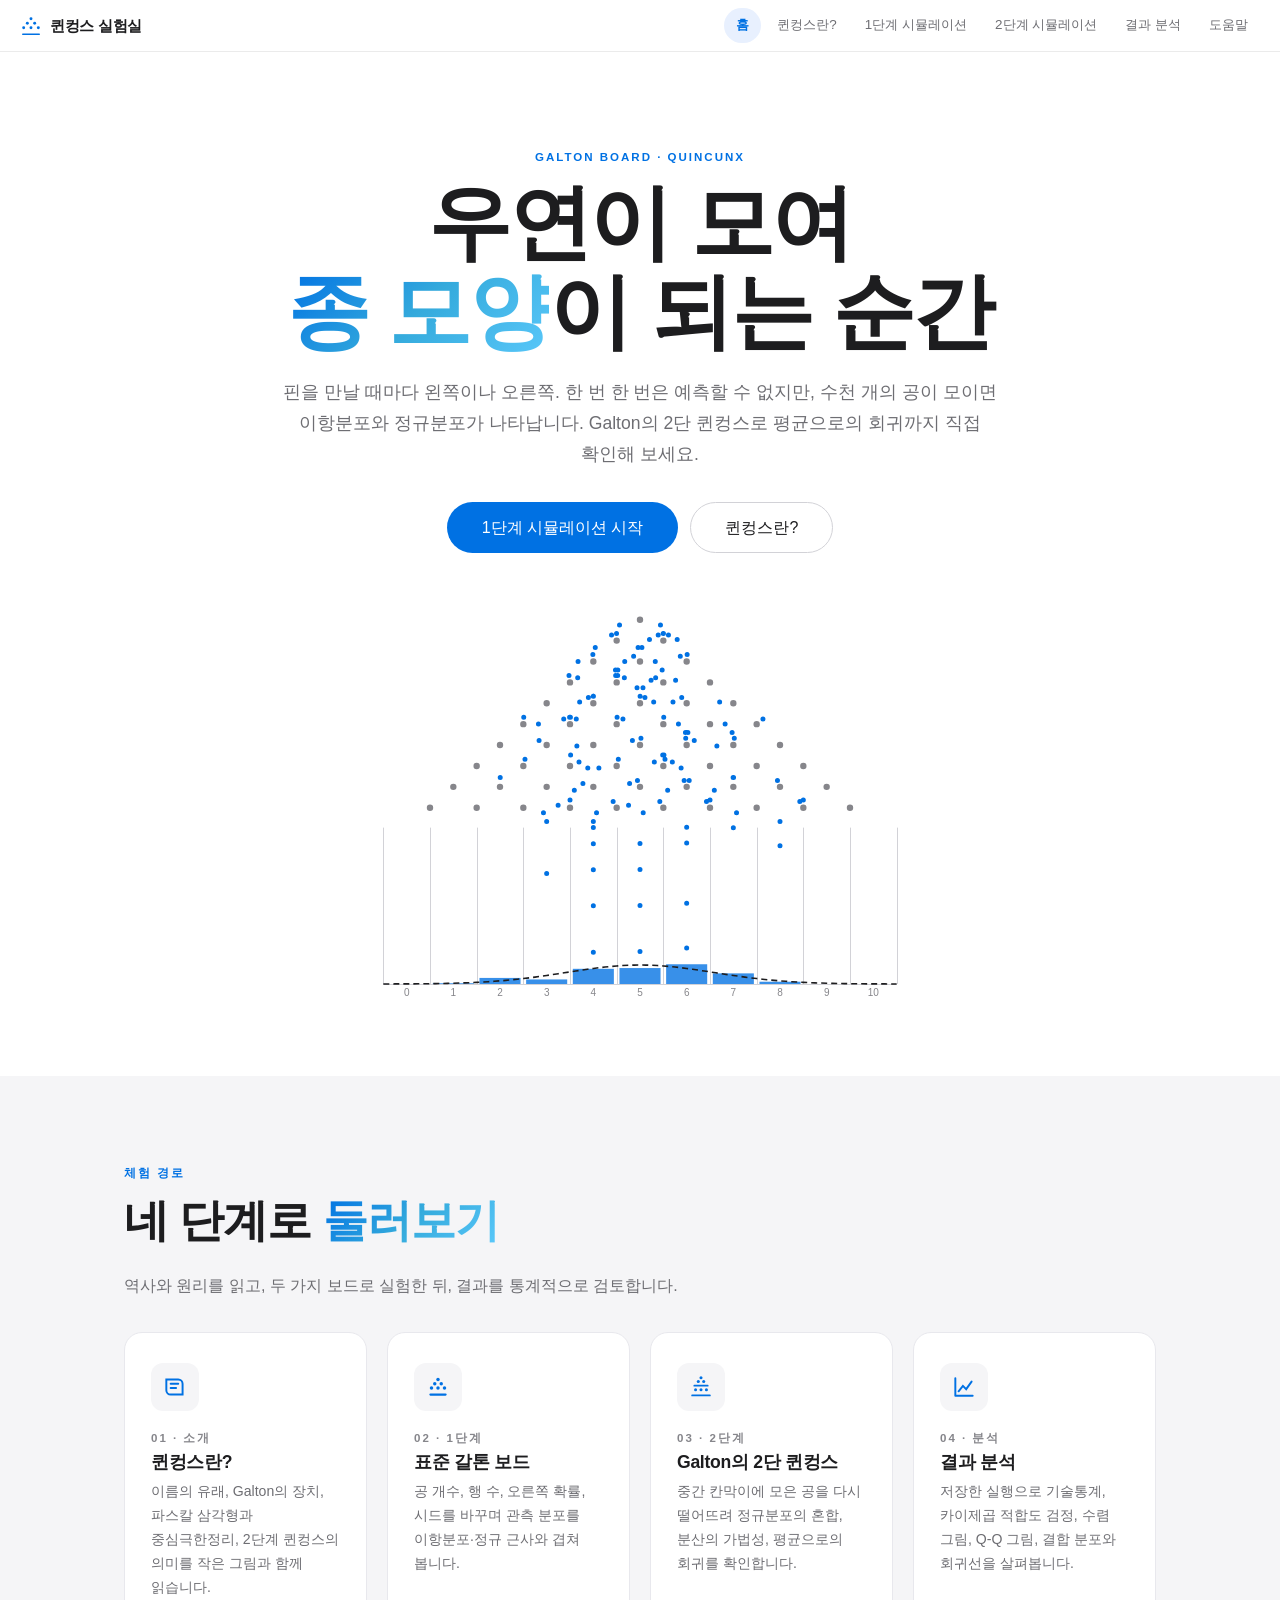
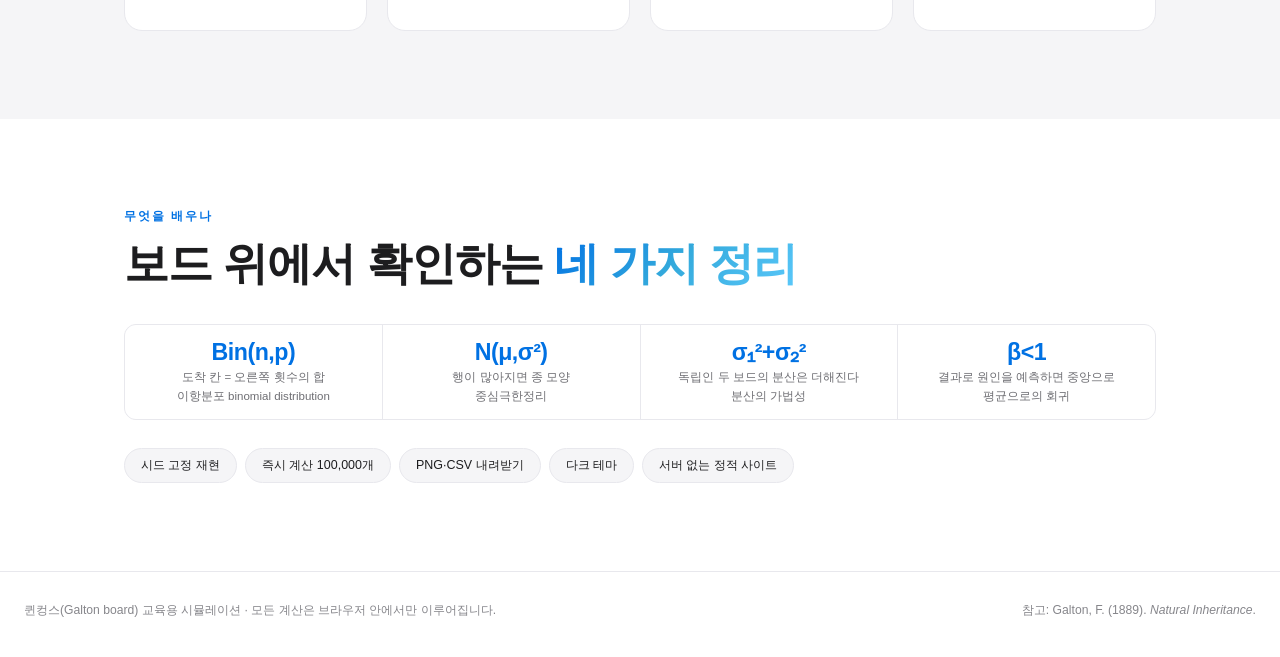
<file: index.html>
<!doctype html>
<html lang="ko">
<head>
  <meta charset="utf-8" />
  <meta name="viewport" content="width=device-width, initial-scale=1" />
  <title>퀸컹스 실험실 · 갈톤 보드 시뮬레이션</title>
  <meta name="description" content="갈톤의 퀸컹스(Galton board)를 1단계와 2단계로 시뮬레이션하고, 이항분포·중심극한정리·분산의 가법성·평균으로의 회귀를 분석하는 한국어 교육용 사이트." />
  <link rel="icon" href="assets/favicon.svg" type="image/svg+xml" />
  <link rel="stylesheet" href="css/style.css" />
  <script type="module" src="js/home-page.js"></script>
</head>
<body>
  <header id="site-nav"></header>
  <main id="main">
    <section class="hero">
      <div class="container">
        <p class="eyebrow hero-el d1">Galton Board · Quincunx</p>
        <h1 class="hero-el d2">우연이 모여<br /><span class="grad-text">종 모양</span>이 되는 순간</h1>
        <p class="desc hero-el d3">핀을 만날 때마다 왼쪽이나 오른쪽. 한 번 한 번은 예측할 수 없지만, 수천 개의 공이 모이면 이항분포와 정규분포가 나타납니다. Galton의 2단 퀸컹스로 평균으로의 회귀까지 직접 확인해 보세요.</p>
        <div class="hero-btns hero-el d4">
          <a class="btn btn-filled lg" href="single.html">1단계 시뮬레이션 시작</a>
          <a class="btn btn-outline lg" href="about.html">퀸컹스란?</a>
        </div>
        <div class="hero-board hero-el d5">
          <div class="board-wrap"><canvas id="hero-board" role="img" aria-label="공이 핀 사이를 지나 종 모양 분포를 만드는 장식용 애니메이션"></canvas></div>
        </div>
      </div>
    </section>

    <section class="section alt">
      <div class="container">
        <p class="eyebrow">체험 경로</p>
        <h2>네 단계로 <span class="grad-text">둘러보기</span></h2>
        <p class="desc">역사와 원리를 읽고, 두 가지 보드로 실험한 뒤, 결과를 통계적으로 검토합니다.</p>
        <div class="card-grid" style="margin-top:32px">
          <a class="feat-card reveal" href="about.html">
            <div class="feat-icon"><svg viewBox="0 0 24 24" fill="none" stroke="currentColor" stroke-width="1.8" stroke-linecap="round"><path d="M4 5h11a4 4 0 0 1 4 4v10H8a4 4 0 0 1-4-4z"/><path d="M8 9h7M8 13h5"/></svg></div>
            <p class="step-no">01 · 소개</p>
            <h3>퀸컹스란?</h3>
            <p>이름의 유래, Galton의 장치, 파스칼 삼각형과 중심극한정리, 2단계 퀸컹스의 의미를 작은 그림과 함께 읽습니다.</p>
          </a>
          <a class="feat-card reveal" href="single.html">
            <div class="feat-icon"><svg viewBox="0 0 24 24" fill="currentColor"><circle cx="12" cy="5" r="1.6"/><circle cx="9" cy="9" r="1.6"/><circle cx="15" cy="9" r="1.6"/><circle cx="6" cy="13" r="1.6"/><circle cx="12" cy="13" r="1.6"/><circle cx="18" cy="13" r="1.6"/><rect x="4" y="18" width="16" height="2" rx="1"/></svg></div>
            <p class="step-no">02 · 1단계</p>
            <h3>표준 갈톤 보드</h3>
            <p>공 개수, 행 수, 오른쪽 확률, 시드를 바꾸며 관측 분포를 이항분포·정규 근사와 겹쳐 봅니다.</p>
          </a>
          <a class="feat-card reveal" href="two-stage.html">
            <div class="feat-icon"><svg viewBox="0 0 24 24" fill="currentColor"><circle cx="12" cy="3.5" r="1.4"/><circle cx="9.5" cy="7" r="1.4"/><circle cx="14.5" cy="7" r="1.4"/><rect x="5" y="10" width="14" height="1.6" rx=".8"/><circle cx="7" cy="14.5" r="1.4"/><circle cx="12" cy="14.5" r="1.4"/><circle cx="17" cy="14.5" r="1.4"/><rect x="3" y="19" width="18" height="1.6" rx=".8"/></svg></div>
            <p class="step-no">03 · 2단계</p>
            <h3>Galton의 2단 퀸컹스</h3>
            <p>중간 칸막이에 모은 공을 다시 떨어뜨려 정규분포의 혼합, 분산의 가법성, 평균으로의 회귀를 확인합니다.</p>
          </a>
          <a class="feat-card reveal" href="analysis.html">
            <div class="feat-icon"><svg viewBox="0 0 24 24" fill="none" stroke="currentColor" stroke-width="1.8" stroke-linecap="round"><path d="M4 20V4M4 20h16"/><path d="M7 16l4-5 3 3 5-7"/></svg></div>
            <p class="step-no">04 · 분석</p>
            <h3>결과 분석</h3>
            <p>저장한 실행으로 기술통계, 카이제곱 적합도 검정, 수렴 그림, Q-Q 그림, 결합 분포와 회귀선을 살펴봅니다.</p>
          </a>
        </div>
      </div>
    </section>

    <section class="section">
      <div class="container">
        <p class="eyebrow">무엇을 배우나</p>
        <h2>보드 위에서 확인하는 <span class="grad-text">네 가지 정리</span></h2>
        <div class="stats-row four" style="margin-top:32px">
          <div class="stat-box reveal"><div class="stat-num">Bin(n,p)</div><div class="stat-label">도착 칸 = 오른쪽 횟수의 합<br />이항분포 binomial distribution</div></div>
          <div class="stat-box reveal"><div class="stat-num">N(μ,σ²)</div><div class="stat-label">행이 많아지면 종 모양<br />중심극한정리</div></div>
          <div class="stat-box reveal"><div class="stat-num">σ₁²+σ₂²</div><div class="stat-label">독립인 두 보드의 분산은 더해진다<br />분산의 가법성</div></div>
          <div class="stat-box reveal"><div class="stat-num">β&lt;1</div><div class="stat-label">결과로 원인을 예측하면 중앙으로<br />평균으로의 회귀</div></div>
        </div>
        <div style="margin-top:28px;display:flex;flex-wrap:wrap;gap:8px">
          <span class="chip">시드 고정 재현</span>
          <span class="chip">즉시 계산 100,000개</span>
          <span class="chip">PNG·CSV 내려받기</span>
          <span class="chip">다크 테마</span>
          <span class="chip">서버 없는 정적 사이트</span>
        </div>
      </div>
    </section>
  </main>
  <footer id="site-footer"></footer>
</body>
</html>
</file>
<file: css/style.css>
/* ============================================================
   퀸컹스 시뮬레이션 — 공통 스타일
   Apple 스타일 화이트 디자인 시스템 + 다크 테마
   ============================================================ */

:root {
  /* Brand */
  --c-blue: #0071e3;
  --c-blue-dk: #0077ed;
  --c-blue-lt: #34aadc;
  --c-sky: #5ac8fa;
  --c-grad-start: #0071e3;
  --c-grad-mid: #34aadc;
  --c-grad-end: #5ac8fa;

  /* Semantic */
  --c-green: #1a7f37;
  --c-green-bg: #e6f4ea;
  --c-red: #c0392b;
  --c-red-bg: #ffeef0;
  --c-yellow: #b07700;
  --c-yellow-bg: #fff8e1;
  --c-blue-bg: #e8f0fe;
  --c-orange: #d55e00;

  /* Surface */
  --c-bg: #ffffff;
  --c-bg-alt: #f5f5f7;
  --c-bg-subtle: #fbfbfd;
  --c-nav-bg: rgba(255, 255, 255, 0.82);
  --c-nav-border: rgba(0, 0, 0, 0.08);

  /* Text */
  --c-text-primary: #1d1d1f;
  --c-text-secondary: #6e6e73;
  --c-text-tertiary: #86868b;

  /* Border */
  --c-border: #d2d2d7;
  --c-border-lt: #e8e8ed;

  /* Board (canvas) */
  --c-pin: #86868b;
  --c-ball: #0071e3;
  --c-bar: #0071e3;
  --c-bar-alpha: rgba(0, 113, 227, 0.78);
  --c-theory: #d55e00;
  --c-normal: #1d1d1f;
  --c-trace: #e69f00;

  /* Radius */
  --r-xs: 6px;
  --r-sm: 10px;
  --r-md: 12px;
  --r-lg: 18px;
  --r-xl: 24px;
  --r-pill: 980px;

  /* Shadow */
  --s-sm: 0 2px 20px rgba(0, 0, 0, 0.08);
  --s-md: 0 8px 40px rgba(0, 0, 0, 0.12);
  --s-tab: 0 1px 6px rgba(0, 0, 0, 0.1);

  --fw-regular: 400;
  --fw-medium: 500;
  --fw-semibold: 600;
  --fw-bold: 700;

  --ease-spring: cubic-bezier(0.16, 1, 0.3, 1);
  --ease-out: cubic-bezier(0, 0, 0.2, 1);
  --dur-fast: 0.2s;
  --dur-base: 0.3s;
  --dur-slow: 0.6s;
  --dur-enter: 0.9s;

  --font: -apple-system, 'SF Pro Display', 'Apple SD Gothic Neo', 'Pretendard', 'Malgun Gothic', 'Helvetica Neue', sans-serif;
  --mono: ui-monospace, 'SF Mono', 'Cascadia Mono', Consolas, monospace;

  color-scheme: light dark;
}

@media (prefers-color-scheme: dark) {
  :root {
    --c-blue: #2997ff;
    --c-blue-dk: #4aa8ff;
    --c-blue-lt: #5ac8fa;
    --c-green: #4ec46d;
    --c-green-bg: #12301b;
    --c-red: #ff6b5e;
    --c-red-bg: #3a1614;
    --c-yellow: #f0b429;
    --c-yellow-bg: #362a0a;
    --c-blue-bg: #0f2a4a;
    --c-orange: #ff8c42;

    --c-bg: #000000;
    --c-bg-alt: #161617;
    --c-bg-subtle: #0d0d0e;
    --c-nav-bg: rgba(22, 22, 23, 0.8);
    --c-nav-border: rgba(255, 255, 255, 0.1);

    --c-text-primary: #f5f5f7;
    --c-text-secondary: #a1a1a6;
    --c-text-tertiary: #86868b;

    --c-border: #424245;
    --c-border-lt: #2c2c2e;

    --c-pin: #8e8e93;
    --c-ball: #2997ff;
    --c-bar: #2997ff;
    --c-bar-alpha: rgba(41, 151, 255, 0.75);
    --c-theory: #ff9f5a;
    --c-normal: #f5f5f7;
    --c-trace: #ffd60a;

    --s-sm: 0 2px 20px rgba(0, 0, 0, 0.5);
    --s-md: 0 8px 40px rgba(0, 0, 0, 0.6);
    --s-tab: 0 1px 6px rgba(0, 0, 0, 0.5);
  }
}

*,
*::before,
*::after {
  box-sizing: border-box;
}

html {
  scroll-padding-top: 72px;
}

body {
  margin: 0;
  font-family: var(--font);
  font-size: 15px;
  line-height: 1.7;
  color: var(--c-text-primary);
  background: var(--c-bg);
  -webkit-font-smoothing: antialiased;
  word-break: keep-all;
  overflow-wrap: break-word;
}

a {
  color: var(--c-blue);
  text-decoration: none;
}
a:hover {
  text-decoration: underline;
}

h1, h2, h3, h4 {
  margin: 0 0 0.5em;
  line-height: 1.25;
}
h2 {
  font-size: clamp(1.7rem, 4vw, 2.8rem);
  font-weight: var(--fw-bold);
  letter-spacing: -1px;
}
h3 {
  font-size: 1.25rem;
  font-weight: var(--fw-bold);
  letter-spacing: -0.3px;
}
h4 {
  font-size: 1.02rem;
  font-weight: var(--fw-semibold);
}
p {
  margin: 0 0 1em;
}

:focus-visible {
  outline: 2px solid var(--c-blue);
  outline-offset: 2px;
}

.sr-only {
  position: absolute !important;
  width: 1px;
  height: 1px;
  margin: -1px;
  overflow: hidden;
  clip: rect(0 0 0 0);
  white-space: nowrap;
  border: 0;
}

.skip-link {
  position: absolute;
  left: 12px;
  top: -48px;
  z-index: 300;
  padding: 8px 16px;
  background: var(--c-blue);
  color: #fff;
  border-radius: var(--r-pill);
}
.skip-link:focus {
  top: 8px;
}

/* ---------- Navigation ---------- */
.site-nav {
  height: 52px;
  position: fixed;
  top: 0;
  left: 0;
  width: 100%;
  z-index: 200;
  background: var(--c-nav-bg);
  backdrop-filter: saturate(180%) blur(24px);
  -webkit-backdrop-filter: saturate(180%) blur(24px);
  border-bottom: 1px solid var(--c-nav-border);
}
.nav-inner {
  max-width: 1280px;
  height: 100%;
  margin: 0 auto;
  padding: 0 20px;
  display: flex;
  align-items: center;
  justify-content: space-between;
  gap: 16px;
}
.brand {
  display: flex;
  align-items: center;
  gap: 8px;
  font-weight: var(--fw-bold);
  color: var(--c-text-primary);
  letter-spacing: -0.3px;
  white-space: nowrap;
}
.brand:hover {
  text-decoration: none;
}
.brand svg {
  width: 22px;
  height: 22px;
}
.nav-links {
  display: flex;
  gap: 4px;
  list-style: none;
  margin: 0;
  padding: 0;
}
.nav-links a {
  display: block;
  padding: 6px 12px;
  border-radius: var(--r-pill);
  font-size: 0.84rem;
  color: var(--c-text-secondary);
  white-space: nowrap;
  transition: background var(--dur-fast), color var(--dur-fast);
}
.nav-links a:hover {
  color: var(--c-text-primary);
  background: var(--c-bg-alt);
  text-decoration: none;
}
.nav-links a[aria-current='page'] {
  color: var(--c-blue);
  background: var(--c-blue-bg);
  font-weight: var(--fw-semibold);
}
.nav-toggle {
  display: none;
  width: 40px;
  height: 40px;
  border: none;
  background: transparent;
  color: var(--c-text-primary);
  border-radius: var(--r-sm);
  cursor: pointer;
}
.nav-toggle svg {
  width: 22px;
  height: 22px;
}

@media (max-width: 767px) {
  .nav-toggle {
    display: inline-flex;
    align-items: center;
    justify-content: center;
  }
  .nav-links {
    display: none;
    position: absolute;
    top: 52px;
    left: 0;
    right: 0;
    flex-direction: column;
    padding: 8px 12px 16px;
    background: var(--c-bg);
    border-bottom: 1px solid var(--c-border-lt);
    box-shadow: var(--s-md);
  }
  .nav-links.open {
    display: flex;
  }
  .nav-links a {
    padding: 12px 16px;
    font-size: 0.95rem;
  }
}

main {
  padding-top: 52px;
  min-height: calc(100vh - 120px);
}

/* ---------- Layout ---------- */
.container {
  max-width: 1080px;
  margin: 0 auto;
  padding: 0 24px;
}
.container.narrow {
  max-width: 780px;
}
.container.wide {
  max-width: 1320px;
}
.section {
  padding: 88px 0;
}
.section.alt {
  background: var(--c-bg-alt);
}
.section.tight {
  padding: 48px 0;
}

.eyebrow {
  font-size: 0.72rem;
  font-weight: var(--fw-semibold);
  letter-spacing: 2px;
  text-transform: uppercase;
  color: var(--c-blue);
  margin-bottom: 10px;
}
.desc {
  font-size: 1rem;
  color: var(--c-text-secondary);
  line-height: 1.75;
  max-width: 720px;
}
.grad-text {
  background: linear-gradient(135deg, var(--c-grad-start), var(--c-grad-mid), var(--c-grad-end));
  -webkit-background-clip: text;
  -webkit-text-fill-color: transparent;
  background-clip: text;
}
.muted {
  color: var(--c-text-secondary);
}
.small {
  font-size: 0.8rem;
}
.mono {
  font-family: var(--mono);
}

/* ---------- Page header ---------- */
.page-head {
  padding: 40px 0 20px;
}
.page-head h1 {
  font-size: clamp(1.8rem, 4vw, 2.6rem);
  font-weight: var(--fw-bold);
  letter-spacing: -1px;
  margin-bottom: 8px;
}
.page-head .desc {
  margin: 0;
}

/* ---------- Hero ---------- */
.hero {
  position: relative;
  padding: 96px 0 72px;
  text-align: center;
  overflow: hidden;
}
.hero h1 {
  font-size: clamp(2.6rem, 7vw, 5.2rem);
  font-weight: var(--fw-bold);
  letter-spacing: -2.5px;
  line-height: 1.08;
  margin-bottom: 20px;
}
.hero .desc {
  margin: 0 auto 32px;
  font-size: 1.1rem;
}
.hero-el {
  opacity: 0;
  animation: fadeUp var(--dur-enter) var(--ease-spring) forwards;
}
.hero-el.d1 { animation-delay: 0.2s; }
.hero-el.d2 { animation-delay: 0.35s; }
.hero-el.d3 { animation-delay: 0.5s; }
.hero-el.d4 { animation-delay: 0.65s; }
.hero-el.d5 { animation-delay: 0.8s; }
@keyframes fadeUp {
  from { opacity: 0; transform: translateY(24px); }
  to { opacity: 1; transform: translateY(0); }
}
.hero-btns {
  display: flex;
  gap: 12px;
  justify-content: center;
  flex-wrap: wrap;
}
.hero-board {
  max-width: 560px;
  margin: 48px auto 0;
}
.hero-board canvas {
  width: 100%;
  display: block;
}

/* ---------- Buttons ---------- */
.btn {
  display: inline-flex;
  align-items: center;
  justify-content: center;
  gap: 6px;
  padding: 10px 20px;
  font-family: inherit;
  font-size: 0.88rem;
  font-weight: var(--fw-medium);
  line-height: 1.2;
  border-radius: var(--r-pill);
  cursor: pointer;
  border: 1px solid transparent;
  transition: background var(--dur-fast), transform var(--dur-fast), border-color var(--dur-fast), color var(--dur-fast);
  white-space: nowrap;
  text-decoration: none !important;
}
.btn:disabled {
  opacity: 0.45;
  cursor: not-allowed;
  transform: none !important;
}
.btn-filled {
  background: var(--c-blue);
  color: #fff;
}
.btn-filled:hover:not(:disabled) {
  background: var(--c-blue-dk);
  transform: scale(1.02);
}
.btn-filled.danger {
  background: var(--c-red);
}
.btn-outline {
  background: var(--c-bg);
  color: var(--c-text-primary);
  border-color: var(--c-border);
}
.btn-outline:hover:not(:disabled) {
  background: var(--c-bg-alt);
}
.btn-ghost {
  background: transparent;
  color: var(--c-blue);
}
.btn-ghost:hover:not(:disabled) {
  background: var(--c-blue-bg);
}
.btn.sm {
  padding: 6px 14px;
  font-size: 0.78rem;
}
.btn.lg {
  padding: 15px 34px;
  font-size: 1rem;
}
.btn-row {
  display: flex;
  flex-wrap: wrap;
  gap: 8px;
}

/* ---------- Badges & chips ---------- */
.badge {
  display: inline-block;
  padding: 3px 12px;
  border-radius: var(--r-pill);
  font-size: 0.7rem;
  font-weight: var(--fw-semibold);
  line-height: 1.5;
  white-space: nowrap;
}
.badge-blue { background: var(--c-blue-bg); color: var(--c-blue); }
.badge-green { background: var(--c-green-bg); color: var(--c-green); }
.badge-red { background: var(--c-red-bg); color: var(--c-red); }
.badge-yellow { background: var(--c-yellow-bg); color: var(--c-yellow); }
.badge-gray { background: var(--c-bg-alt); color: var(--c-text-secondary); }

.chip {
  display: inline-block;
  padding: 6px 16px;
  background: var(--c-bg-alt);
  border: 1px solid var(--c-border-lt);
  border-radius: var(--r-pill);
  font-size: 0.78rem;
  font-weight: var(--fw-medium);
}

/* ---------- Cards ---------- */
.card-grid {
  display: grid;
  grid-template-columns: repeat(auto-fit, minmax(230px, 1fr));
  gap: 20px;
}
.feat-card {
  display: block;
  background: var(--c-bg);
  border: 1px solid var(--c-border-lt);
  border-radius: var(--r-lg);
  padding: 30px 26px;
  color: var(--c-text-primary);
  transition: box-shadow var(--dur-base), border-color var(--dur-base), transform var(--dur-base);
}
a.feat-card:hover {
  box-shadow: var(--s-md);
  border-color: var(--c-border);
  text-decoration: none;
  transform: translateY(-2px);
}
.feat-icon {
  width: 48px;
  height: 48px;
  border-radius: var(--r-md);
  background: var(--c-bg-alt);
  display: flex;
  align-items: center;
  justify-content: center;
  margin-bottom: 18px;
  color: var(--c-blue);
  font-weight: var(--fw-bold);
}
.feat-icon svg {
  width: 26px;
  height: 26px;
}
.feat-card h3 {
  font-size: 1.1rem;
  margin-bottom: 6px;
}
.feat-card p {
  color: var(--c-text-secondary);
  font-size: 0.88rem;
  margin: 0;
}
.feat-card .step-no {
  font-size: 0.72rem;
  font-weight: var(--fw-semibold);
  letter-spacing: 2px;
  color: var(--c-text-tertiary);
  margin-bottom: 4px;
}

.panel {
  background: var(--c-bg);
  border: 1px solid var(--c-border-lt);
  border-radius: var(--r-lg);
  padding: 20px;
}
.section.alt .panel,
.sim-page .panel {
  background: var(--c-bg);
}
.panel + .panel {
  margin-top: 16px;
}
.panel-title {
  display: flex;
  align-items: center;
  justify-content: space-between;
  gap: 8px;
  margin: 0 0 12px;
  font-size: 1rem;
  font-weight: var(--fw-semibold);
}

/* ---------- Stat boxes ---------- */
.stats-row {
  display: grid;
  grid-template-columns: repeat(3, 1fr);
  gap: 1px;
  background: var(--c-border-lt);
  border: 1px solid var(--c-border-lt);
  border-radius: var(--r-md);
  overflow: hidden;
}
.stats-row.two { grid-template-columns: repeat(2, 1fr); }
.stats-row.four { grid-template-columns: repeat(4, 1fr); }
.stat-box {
  background: var(--c-bg);
  padding: 12px 10px;
  text-align: center;
  min-width: 0;
}
.stat-label {
  font-size: 0.72rem;
  color: var(--c-text-secondary);
}
.stat-num {
  font-size: 1.45rem;
  font-weight: var(--fw-bold);
  letter-spacing: -0.5px;
  color: var(--c-blue);
  font-variant-numeric: tabular-nums;
  line-height: 1.3;
}
.stat-sub {
  font-size: 0.72rem;
  color: var(--c-text-tertiary);
  font-variant-numeric: tabular-nums;
}

/* ---------- Tabs ---------- */
.tab-nav {
  display: inline-flex;
  flex-wrap: wrap;
  background: var(--c-bg-alt);
  border-radius: var(--r-md);
  padding: 4px;
  gap: 2px;
}
.tab-btn {
  padding: 8px 20px;
  border: none;
  background: transparent;
  border-radius: var(--r-sm);
  font-family: inherit;
  font-size: 0.86rem;
  font-weight: var(--fw-medium);
  color: var(--c-text-secondary);
  cursor: pointer;
}
.tab-btn[aria-selected='true'] {
  background: var(--c-bg);
  color: var(--c-text-primary);
  box-shadow: var(--s-tab);
}

/* ---------- Forms ---------- */
.field {
  margin-bottom: 14px;
}
.field-head {
  display: flex;
  justify-content: space-between;
  align-items: center;
  gap: 8px;
  margin-bottom: 4px;
}
.field label,
.field .label {
  font-size: 0.82rem;
  font-weight: var(--fw-medium);
}
.field .hint {
  font-size: 0.72rem;
  color: var(--c-text-tertiary);
  margin-top: 2px;
}
.range-pair {
  display: grid;
  grid-template-columns: 1fr 92px;
  gap: 10px;
  align-items: center;
}
input[type='range'] {
  width: 100%;
  accent-color: var(--c-blue);
}
input[type='number'],
input[type='text'],
select {
  width: 100%;
  padding: 7px 10px;
  font-family: inherit;
  font-size: 0.86rem;
  color: var(--c-text-primary);
  background: var(--c-bg);
  border: 1px solid var(--c-border);
  border-radius: var(--r-xs);
  font-variant-numeric: tabular-nums;
}
input[type='number']:focus,
input[type='text']:focus,
select:focus {
  border-color: var(--c-blue);
  outline: none;
  box-shadow: 0 0 0 3px var(--c-blue-bg);
}
.seg {
  display: flex;
  flex-wrap: wrap;
  gap: 4px;
  background: var(--c-bg-alt);
  border-radius: var(--r-sm);
  padding: 3px;
}
.seg label {
  flex: 1;
  position: relative;
  text-align: center;
  cursor: pointer;
}
.seg input {
  position: absolute;
  opacity: 0;
  pointer-events: none;
}
.seg span {
  display: block;
  padding: 6px 8px;
  border-radius: var(--r-xs);
  font-size: 0.78rem;
  color: var(--c-text-secondary);
  white-space: nowrap;
}
.seg input:checked + span {
  background: var(--c-bg);
  color: var(--c-text-primary);
  box-shadow: var(--s-tab);
  font-weight: var(--fw-semibold);
}
.seg input:focus-visible + span {
  outline: 2px solid var(--c-blue);
}
.check {
  display: flex;
  align-items: center;
  gap: 8px;
  font-size: 0.84rem;
  cursor: pointer;
  margin: 4px 0;
}
.check input {
  width: 16px;
  height: 16px;
  accent-color: var(--c-blue);
}
.legend-swatch {
  display: inline-block;
  width: 22px;
  height: 10px;
  vertical-align: middle;
  margin-right: 2px;
}

details.collapsible > summary {
  cursor: pointer;
  font-weight: var(--fw-semibold);
  list-style: none;
  display: flex;
  align-items: center;
  justify-content: space-between;
}
details.collapsible > summary::-webkit-details-marker {
  display: none;
}
details.collapsible > summary::after {
  content: '▾';
  color: var(--c-text-tertiary);
  transition: transform var(--dur-fast);
}
details.collapsible:not([open]) > summary::after {
  transform: rotate(-90deg);
}
details.collapsible[open] > summary {
  margin-bottom: 12px;
}

/* ---------- Simulation layout ---------- */
.sim-page {
  background: var(--c-bg-alt);
  padding-bottom: 60px;
}
.sim-grid {
  display: grid;
  grid-template-columns: minmax(0, 3fr) minmax(0, 2fr);
  gap: 20px;
  align-items: start;
}
.sim-side {
  display: flex;
  flex-direction: column;
  gap: 16px;
}
.sim-side .panel + .panel {
  margin-top: 0;
}
.board-panel {
  padding: 14px;
  position: relative;
}
.board-wrap {
  position: relative;
}
.board-wrap canvas {
  width: 100%;
  display: block;
  border-radius: var(--r-md);
  cursor: crosshair;
  touch-action: manipulation;
}
.board-toolbar {
  display: flex;
  flex-wrap: wrap;
  gap: 8px;
  align-items: center;
  justify-content: space-between;
  margin-top: 12px;
}
.status-line {
  font-size: 0.8rem;
  color: var(--c-text-secondary);
  font-variant-numeric: tabular-nums;
}
.legend {
  display: flex;
  flex-wrap: wrap;
  gap: 4px 14px;
  font-size: 0.76rem;
  color: var(--c-text-secondary);
  margin-top: 8px;
}
.legend svg {
  vertical-align: middle;
  margin-right: 4px;
}
.tooltip {
  position: absolute;
  z-index: 20;
  pointer-events: none;
  background: var(--c-bg);
  border: 1px solid var(--c-border);
  box-shadow: var(--s-md);
  border-radius: var(--r-sm);
  padding: 8px 12px;
  font-size: 0.78rem;
  line-height: 1.55;
  white-space: nowrap;
  font-variant-numeric: tabular-nums;
}
.tooltip b {
  font-weight: var(--fw-semibold);
}
.notice {
  font-size: 0.8rem;
  padding: 10px 14px;
  border-radius: var(--r-sm);
  background: var(--c-yellow-bg);
  color: var(--c-yellow);
  margin-top: 10px;
}
.notice.info {
  background: var(--c-blue-bg);
  color: var(--c-blue);
}
.notice.ok {
  background: var(--c-green-bg);
  color: var(--c-green);
}
.notice[hidden] {
  display: none;
}

.explain-cards {
  display: grid;
  grid-template-columns: repeat(3, 1fr);
  gap: 16px;
  margin-top: 24px;
}
.explain-cards .feat-card {
  padding: 22px 20px;
}
.explain-cards .num {
  font-size: 1.6rem;
  font-weight: var(--fw-bold);
  color: var(--c-blue);
  letter-spacing: -1px;
}

.mini-chart {
  width: 100%;
}
.mini-chart svg {
  width: 100%;
  height: auto;
  display: block;
}

@media (max-width: 1023px) {
  .sim-grid {
    grid-template-columns: minmax(0, 1fr);
  }
  .explain-cards {
    grid-template-columns: 1fr;
  }
}

/* ---------- Tables ---------- */
.table-wrap {
  overflow-x: auto;
  max-width: 100%;
}
.table-wrap.scroll-y {
  max-height: 360px;
  overflow-y: auto;
}
table.data {
  width: 100%;
  border-collapse: collapse;
  font-size: 0.8rem;
  font-variant-numeric: tabular-nums;
}
table.data th,
table.data td {
  padding: 6px 10px;
  border-bottom: 1px solid var(--c-border-lt);
  text-align: right;
  white-space: nowrap;
}
table.data th {
  position: sticky;
  top: 0;
  background: var(--c-bg-alt);
  font-weight: var(--fw-semibold);
  color: var(--c-text-secondary);
  z-index: 1;
}
table.data th:first-child,
table.data td:first-child {
  text-align: left;
}
table.data tr.merged td {
  color: var(--c-text-tertiary);
}
table.data td.pos {
  color: var(--c-blue);
}
table.data td.neg {
  color: var(--c-red);
}
table.data td.hi {
  font-weight: var(--fw-bold);
}
table.text-table td,
table.text-table th {
  text-align: left;
  white-space: normal;
}

/* ---------- Analysis ---------- */
.analysis-layout {
  display: grid;
  grid-template-columns: 340px minmax(0, 1fr);
  gap: 20px;
  align-items: start;
}
@media (max-width: 1023px) {
  .analysis-layout {
    grid-template-columns: minmax(0, 1fr);
  }
}
.analysis-layout > * {
  min-width: 0;
}
.run-list {
  list-style: none;
  margin: 0;
  padding: 0;
  border: 1px solid var(--c-border-lt);
  border-radius: var(--r-md);
  overflow: hidden;
  max-height: 70vh;
  overflow-y: auto;
}
.run-row {
  display: grid;
  grid-template-columns: 22px 1fr;
  gap: 10px;
  padding: 12px 14px;
  border-bottom: 1px solid var(--c-border-lt);
  cursor: pointer;
  transition: background var(--dur-fast);
  background: var(--c-bg);
}
.run-row:last-child {
  border-bottom: none;
}
.run-row:hover {
  background: var(--c-bg-subtle);
}
.run-row.active {
  background: var(--c-blue-bg);
}
.run-row .run-name {
  font-weight: var(--fw-semibold);
  font-size: 0.88rem;
  display: flex;
  gap: 6px;
  align-items: center;
  flex-wrap: wrap;
}
.run-row .run-meta {
  font-size: 0.72rem;
  color: var(--c-text-secondary);
  line-height: 1.5;
}
.run-row input[type='checkbox'] {
  margin-top: 4px;
  width: 16px;
  height: 16px;
  accent-color: var(--c-blue);
}
.empty-state {
  text-align: center;
  padding: 36px 16px;
  color: var(--c-text-secondary);
  font-size: 0.88rem;
}
.a-block {
  margin-bottom: 20px;
}
.a-block .panel-title .btn-row {
  gap: 4px;
}
.interpret {
  margin: 10px 0 0;
  padding: 10px 14px;
  border-left: 3px solid var(--c-blue);
  background: var(--c-bg-alt);
  border-radius: 0 var(--r-xs) var(--r-xs) 0;
  font-size: 0.84rem;
}
.two-col {
  display: grid;
  grid-template-columns: repeat(2, minmax(0, 1fr));
  gap: 16px;
}
@media (max-width: 767px) {
  .two-col {
    grid-template-columns: 1fr;
  }
  .stats-row.four {
    grid-template-columns: repeat(2, 1fr);
  }
}
.kv {
  display: grid;
  grid-template-columns: auto 1fr;
  gap: 2px 14px;
  font-size: 0.82rem;
}
.kv dt {
  color: var(--c-text-secondary);
}
.kv dd {
  margin: 0;
  font-variant-numeric: tabular-nums;
}

/* ---------- Chart (SVG) ---------- */
.chart svg {
  width: 100%;
  height: auto;
  display: block;
  font-family: var(--font);
}
.chart-legend {
  display: flex;
  flex-wrap: wrap;
  gap: 4px 16px;
  font-size: 0.76rem;
  color: var(--c-text-secondary);
  margin-top: 6px;
}
.chart-legend > span {
  display: inline-flex;
  align-items: center;
  gap: 6px;
  white-space: nowrap;
}

/* ---------- Prose (about/help) ---------- */
.prose {
  font-size: 1rem;
  line-height: 1.85;
}
.prose p,
.prose li {
  color: var(--c-text-primary);
}
.prose h2 {
  margin-top: 0;
}
.prose ul,
.prose ol {
  padding-left: 1.3em;
}
.prose .katex-display {
  margin: 1em 0;
  overflow-x: auto;
  overflow-y: hidden;
  padding: 4px 0;
}
.figure {
  margin: 28px 0;
  padding: 20px;
  background: var(--c-bg);
  border: 1px solid var(--c-border-lt);
  border-radius: var(--r-lg);
}
.section.alt .figure {
  background: var(--c-bg);
}
.figure-caption {
  font-size: 0.8rem;
  color: var(--c-text-secondary);
  margin-top: 10px;
}
.figure-controls {
  display: flex;
  flex-wrap: wrap;
  gap: 10px 16px;
  align-items: center;
  margin-top: 14px;
}
.figure-controls .range-pair {
  min-width: 240px;
  flex: 1;
}
.timeline {
  display: grid;
  grid-template-columns: repeat(auto-fit, minmax(190px, 1fr));
  gap: 16px;
  margin-top: 24px;
}
.timeline .feat-card {
  padding: 22px 20px;
}
.timeline .year {
  font-size: 1.6rem;
  font-weight: var(--fw-bold);
  letter-spacing: -1px;
}
.compare-table td,
.compare-table th {
  vertical-align: top;
}
.coin-log {
  font-family: var(--mono);
  font-size: 0.86rem;
  min-height: 1.6em;
  letter-spacing: 1px;
}
.toc {
  display: flex;
  flex-wrap: wrap;
  gap: 8px;
  margin-top: 20px;
}
.toc a {
  font-size: 0.8rem;
}

/* ---------- Reveal ---------- */
.reveal {
  opacity: 0;
  transform: translateY(28px);
  transition: opacity var(--dur-slow) var(--ease-spring), transform var(--dur-slow) var(--ease-spring);
}
.reveal.vis {
  opacity: 1;
  transform: translateY(0);
}

/* ---------- Footer ---------- */
.site-footer {
  border-top: 1px solid var(--c-border-lt);
  padding: 28px 0 36px;
  font-size: 0.76rem;
  color: var(--c-text-tertiary);
  background: var(--c-bg);
}
.site-footer .container {
  display: flex;
  flex-wrap: wrap;
  justify-content: space-between;
  gap: 8px;
}

/* ---------- Dialog / toast ---------- */
.toast {
  position: fixed;
  left: 50%;
  bottom: 28px;
  transform: translateX(-50%) translateY(20px);
  opacity: 0;
  background: var(--c-text-primary);
  color: var(--c-bg);
  padding: 10px 20px;
  border-radius: var(--r-pill);
  font-size: 0.86rem;
  z-index: 400;
  transition: opacity var(--dur-base), transform var(--dur-base) var(--ease-spring);
  pointer-events: none;
  max-width: calc(100vw - 32px);
}
.toast.show {
  opacity: 1;
  transform: translateX(-50%) translateY(0);
}
.toast a {
  color: var(--c-sky);
  pointer-events: auto;
}

@media (prefers-reduced-motion: reduce) {
  *,
  *::before,
  *::after {
    animation-duration: 0.001ms !important;
    animation-iteration-count: 1 !important;
    transition-duration: 0.001ms !important;
  }
  .reveal,
  .hero-el {
    opacity: 1;
    transform: none;
  }
}

@media (max-width: 767px) {
  .section {
    padding: 56px 0;
  }
  .container {
    padding: 0 16px;
  }
  .hero {
    padding: 64px 0 48px;
  }
  .stat-num {
    font-size: 1.2rem;
  }
}

@media print {
  .site-nav,
  .site-footer,
  .btn {
    display: none !important;
  }
  main {
    padding-top: 0;
  }
}

kbd {
  display: inline-block;
  padding: 1px 7px;
  font-family: var(--mono);
  font-size: 0.78em;
  background: var(--c-bg-alt);
  border: 1px solid var(--c-border);
  border-bottom-width: 2px;
  border-radius: var(--r-xs);
}
code {
  font-family: var(--mono);
  font-size: 0.88em;
  background: var(--c-bg-alt);
  padding: 1px 6px;
  border-radius: var(--r-xs);
}
</file>
